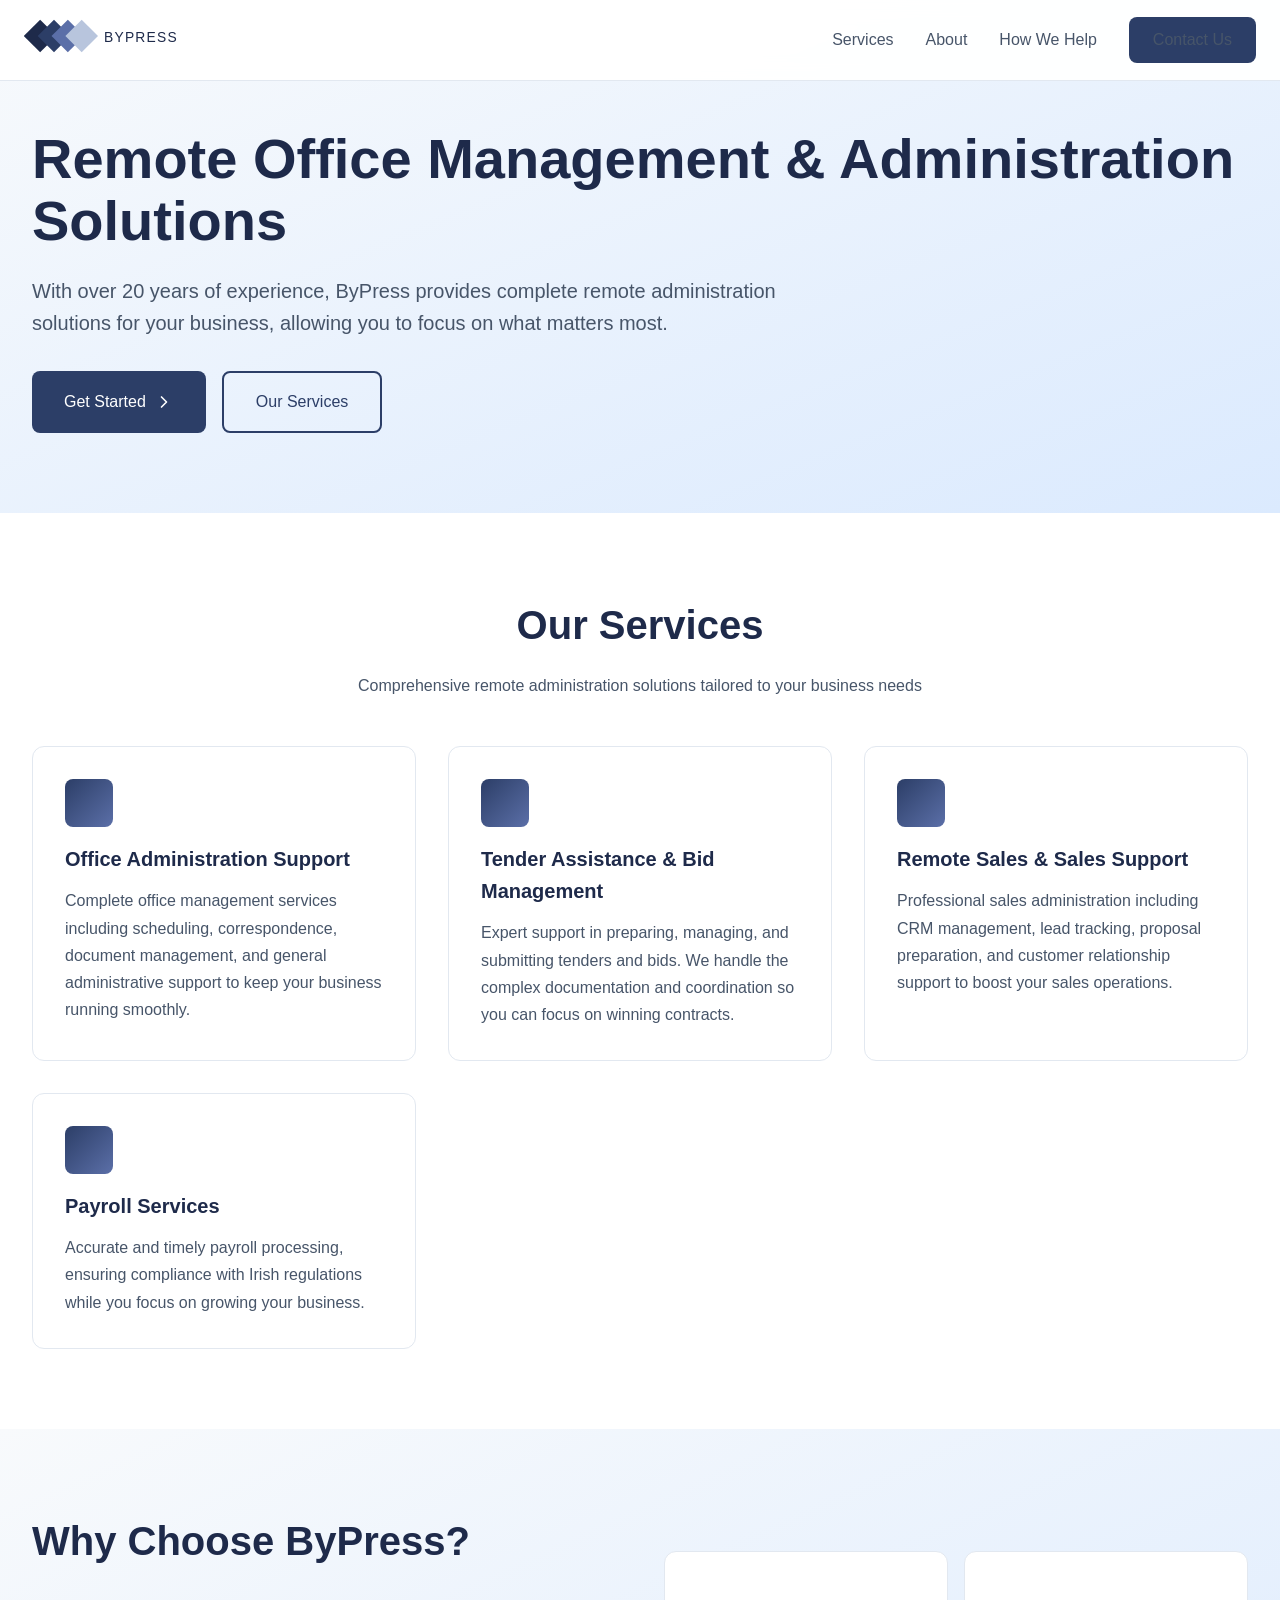
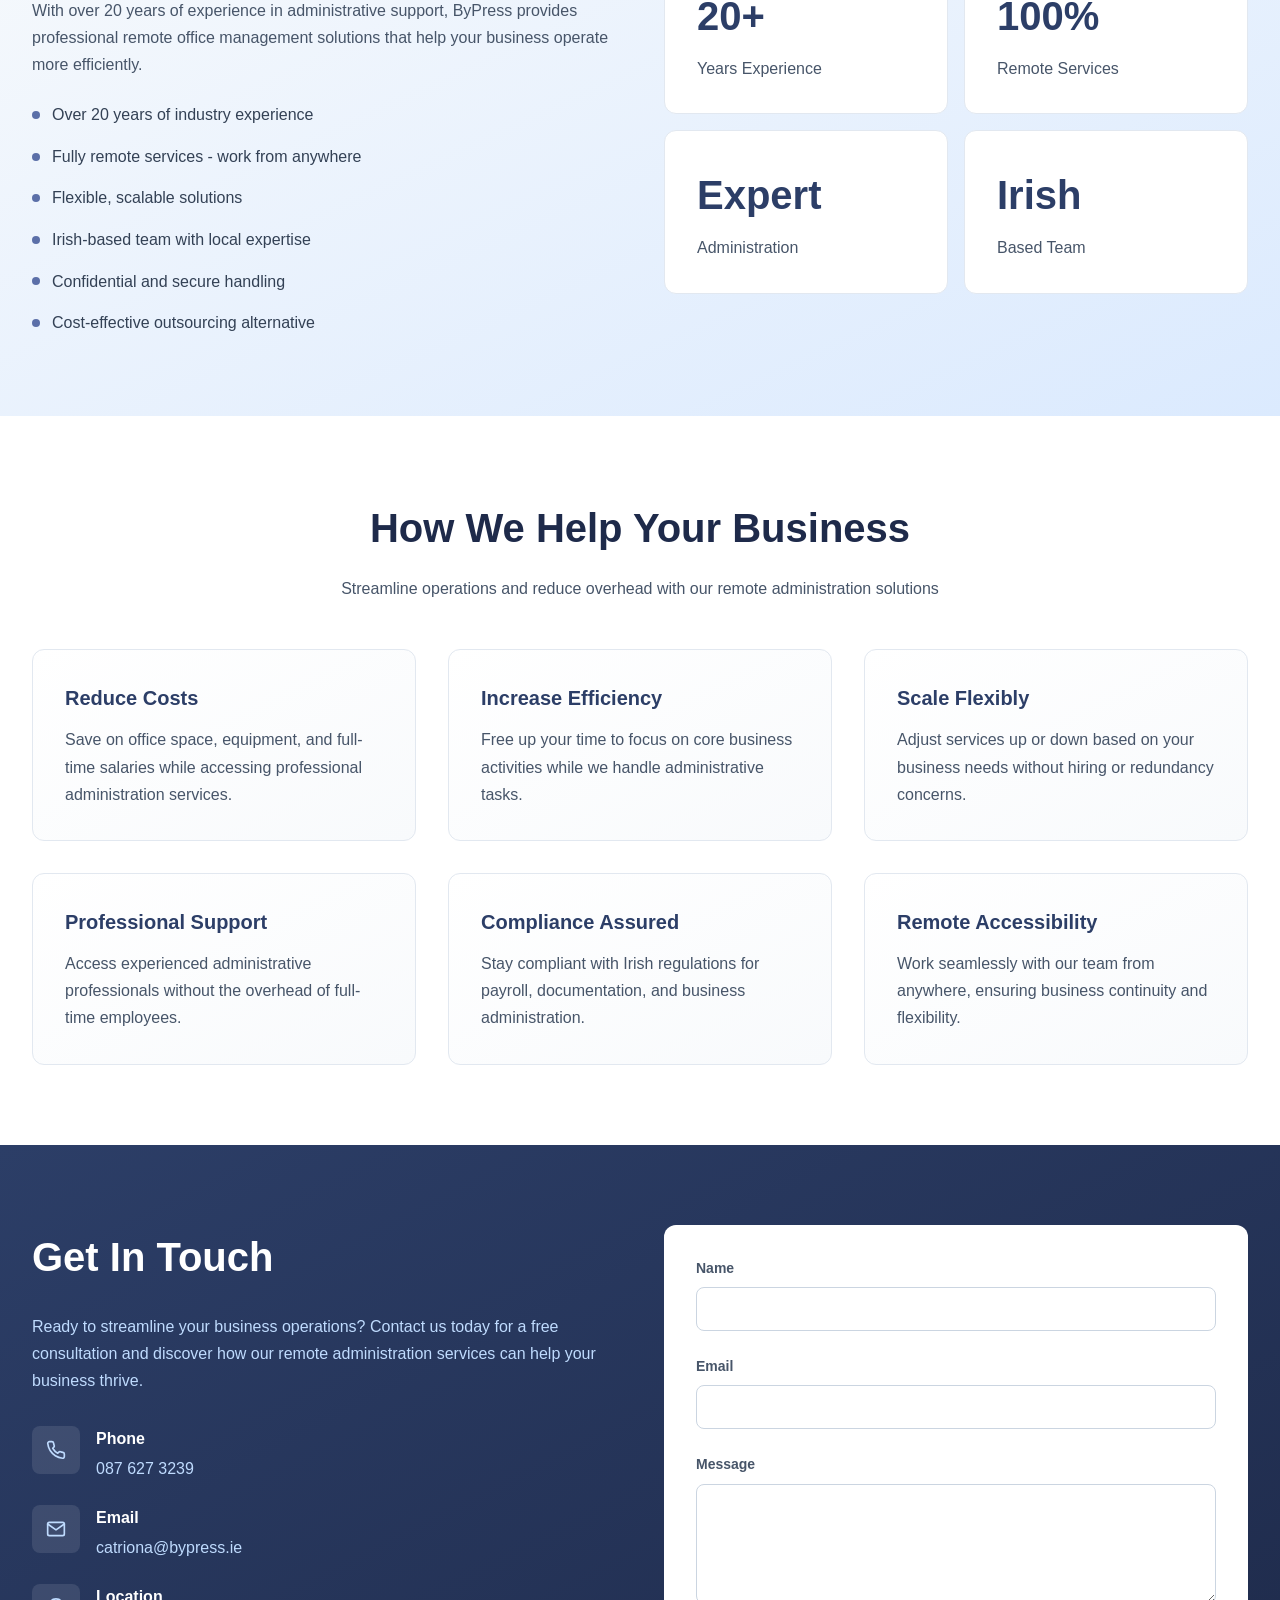
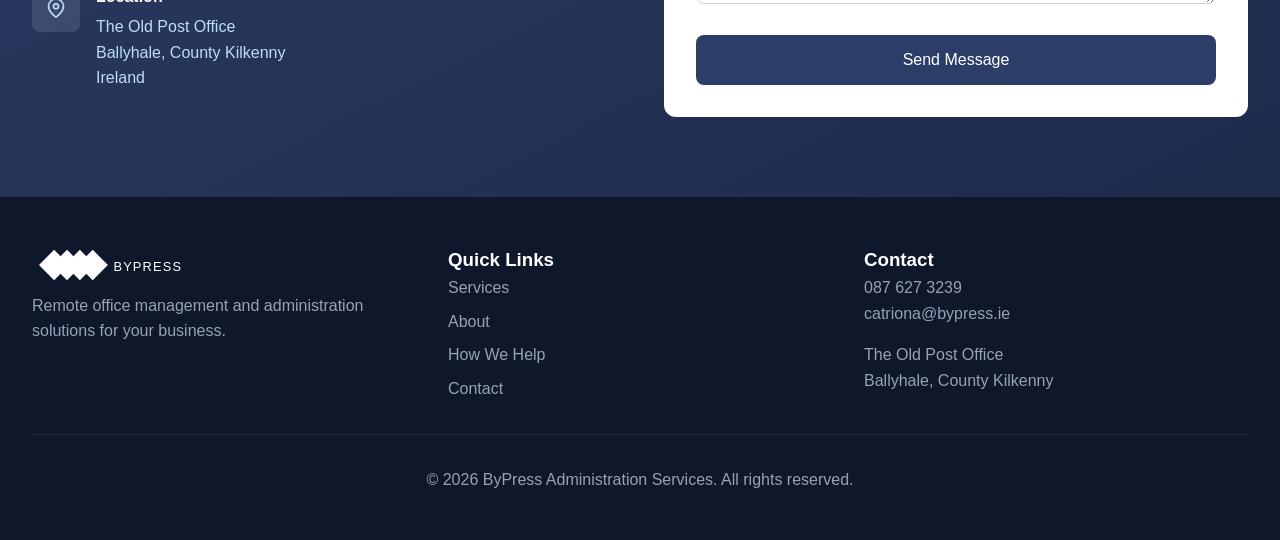
<file: index.html>
<!DOCTYPE html>
<html lang="en">
<head>
    <meta charset="UTF-8">
    <meta name="viewport" content="width=device-width, initial-scale=1.0">
    <title>ByPress | Remote Office Management and Administration Solutions</title>
    <style>
        * {
            margin: 0;
            padding: 0;
            box-sizing: border-box;
        }

        body {
            font-family: -apple-system, BlinkMacSystemFont, 'Segoe UI', Roboto, 'Helvetica Neue', Arial, sans-serif;
            line-height: 1.6;
            color: #334155;
            background: #ffffff;
        }

        .container {
            max-width: 1280px;
            margin: 0 auto;
            padding: 0 1rem;
        }

        /* Navigation */
        nav {
            position: fixed;
            top: 0;
            left: 0;
            right: 0;
            background: rgba(255, 255, 255, 0.95);
            backdrop-filter: blur(10px);
            border-bottom: 1px solid #e2e8f0;
            z-index: 1000;
        }

        .nav-container {
            max-width: 1280px;
            margin: 0 auto;
            padding: 0 1.5rem;
            display: flex;
            justify-content: space-between;
            align-items: center;
            height: 80px;
        }

        .logo img {
            height: 48px;
        }

        .nav-links {
            display: flex;
            gap: 2rem;
            align-items: center;
            list-style: none;
        }

        .nav-links a {
            text-decoration: none;
            color: #475569;
            transition: color 0.3s;
        }

        .nav-links a:hover {
            color: #2C3E67;
        }

        .btn-primary {
            background: #2C3E67;
            color: white;
            padding: 0.625rem 1.5rem;
            border-radius: 0.5rem;
            text-decoration: none;
            transition: background 0.3s;
            border: none;
            cursor: pointer;
            display: inline-block;
        }

        .btn-primary:hover {
            background: #1e2a4a;
        }

        .btn-secondary {
            border: 2px solid #2C3E67;
            color: #2C3E67;
            padding: 0.625rem 1.5rem;
            border-radius: 0.5rem;
            text-decoration: none;
            transition: all 0.3s;
            display: inline-block;
            background: transparent;
        }

        .btn-secondary:hover {
            background: #f8fafc;
        }

        .mobile-menu-btn {
            display: none;
            background: none;
            border: none;
            cursor: pointer;
            padding: 0.5rem;
        }

        .mobile-nav {
            display: none;
            background: white;
            border-top: 1px solid #e2e8f0;
            padding: 1rem;
        }

        .mobile-nav.active {
            display: block;
        }

        .mobile-nav a {
            display: block;
            padding: 0.75rem 0;
            color: #475569;
            text-decoration: none;
        }

        /* Hero Section */
        .hero {
            padding: 8rem 1rem 5rem;
            background: linear-gradient(to bottom right, #f8fafc, #dbeafe);
        }

        .hero h1 {
            font-size: 3.5rem;
            font-weight: bold;
            color: #1e2a4a;
            margin-bottom: 1.5rem;
            line-height: 1.1;
        }

        .hero p {
            font-size: 1.25rem;
            color: #475569;
            margin-bottom: 2rem;
            max-width: 48rem;
        }

        .hero-buttons {
            display: flex;
            gap: 1rem;
            flex-wrap: wrap;
        }

        .hero-buttons a {
            display: flex;
            align-items: center;
            gap: 0.5rem;
            padding: 1rem 2rem;
        }

        /* Services Section */
        .services {
            padding: 5rem 1rem;
        }

        .section-title {
            font-size: 2.5rem;
            font-weight: bold;
            color: #1e2a4a;
            text-align: center;
            margin-bottom: 1rem;
        }

        .section-subtitle {
            color: #475569;
            text-align: center;
            margin-bottom: 3rem;
            max-width: 42rem;
            margin-left: auto;
            margin-right: auto;
        }

        .services-grid {
            display: grid;
            grid-template-columns: repeat(auto-fit, minmax(300px, 1fr));
            gap: 2rem;
            margin-top: 3rem;
        }

        .service-card {
            padding: 2rem;
            background: white;
            border: 1px solid #e2e8f0;
            border-radius: 0.75rem;
            transition: all 0.3s;
        }

        .service-card:hover {
            border-color: #5B6FA8;
            box-shadow: 0 10px 30px rgba(0, 0, 0, 0.1);
        }

        .service-icon {
            width: 48px;
            height: 48px;
            background: linear-gradient(to bottom right, #2C3E67, #5B6FA8);
            border-radius: 0.5rem;
            margin-bottom: 1rem;
        }

        .service-card h3 {
            font-size: 1.25rem;
            font-weight: bold;
            color: #1e2a4a;
            margin-bottom: 0.75rem;
        }

        .service-card p {
            color: #475569;
            line-height: 1.7;
        }

        /* About Section */
        .about {
            padding: 5rem 1rem;
            background: linear-gradient(to bottom right, #f8fafc, #dbeafe);
        }

        .about-grid {
            display: grid;
            grid-template-columns: 1fr 1fr;
            gap: 3rem;
            align-items: center;
        }

        .about h2 {
            font-size: 2.5rem;
            font-weight: bold;
            color: #1e2a4a;
            margin-bottom: 1.5rem;
        }

        .about-text {
            color: #475569;
            margin-bottom: 1.5rem;
            line-height: 1.7;
        }

        .about-features {
            display: flex;
            flex-direction: column;
            gap: 1rem;
        }

        .about-feature {
            display: flex;
            align-items: center;
            gap: 0.75rem;
        }

        .bullet {
            width: 8px;
            height: 8px;
            background: #5B6FA8;
            border-radius: 50%;
            flex-shrink: 0;
        }

        .stats-grid {
            display: grid;
            grid-template-columns: repeat(2, 1fr);
            gap: 1rem;
        }

        .stat-card {
            background: white;
            padding: 2rem;
            border-radius: 0.75rem;
            border: 1px solid #e2e8f0;
        }

        .stat-number {
            font-size: 2.5rem;
            font-weight: bold;
            color: #2C3E67;
            margin-bottom: 0.5rem;
        }

        .stat-label {
            color: #475569;
        }

        /* Benefits Section */
        .benefits {
            padding: 5rem 1rem;
        }

        .benefits-grid {
            display: grid;
            grid-template-columns: repeat(auto-fit, minmax(300px, 1fr));
            gap: 2rem;
        }

        .benefit-card {
            background: linear-gradient(to bottom right, white, #f8fafc);
            padding: 2rem;
            border-radius: 0.75rem;
            border: 1px solid #e2e8f0;
            transition: all 0.3s;
        }

        .benefit-card:hover {
            box-shadow: 0 10px 40px rgba(0, 0, 0, 0.1);
        }

        .benefit-card h3 {
            font-size: 1.25rem;
            font-weight: bold;
            color: #2C3E67;
            margin-bottom: 0.75rem;
        }

        .benefit-card p {
            color: #475569;
            line-height: 1.7;
        }

        /* Contact Section */
        .contact {
            padding: 5rem 1rem;
            background: linear-gradient(to bottom right, #2C3E67, #1e2a4a);
            color: white;
        }

        .contact-grid {
            display: grid;
            grid-template-columns: 1fr 1fr;
            gap: 3rem;
        }

        .contact h2 {
            font-size: 2.5rem;
            font-weight: bold;
            margin-bottom: 1.5rem;
        }

        .contact-intro {
            color: #bfdbfe;
            margin-bottom: 2rem;
            line-height: 1.7;
        }

        .contact-info {
            display: flex;
            flex-direction: column;
            gap: 1.5rem;
        }

        .contact-item {
            display: flex;
            gap: 1rem;
        }

        .contact-icon {
            width: 48px;
            height: 48px;
            background: rgba(255, 255, 255, 0.1);
            border-radius: 0.5rem;
            display: flex;
            align-items: center;
            justify-content: center;
            flex-shrink: 0;
        }

        .contact-item-content {
            flex: 1;
        }

        .contact-item-label {
            font-weight: 600;
            margin-bottom: 0.25rem;
        }

        .contact-item-text {
            color: #bfdbfe;
        }

        .contact-form {
            background: white;
            padding: 2rem;
            border-radius: 0.75rem;
        }

        .form-group {
            margin-bottom: 1.5rem;
        }

        .form-group label {
            display: block;
            font-weight: 600;
            color: #475569;
            margin-bottom: 0.5rem;
            font-size: 0.875rem;
        }

        .form-group input,
        .form-group textarea {
            width: 100%;
            padding: 0.75rem 1rem;
            border: 1px solid #cbd5e1;
            border-radius: 0.5rem;
            font-family: inherit;
            font-size: 1rem;
        }

        .form-group input:focus,
        .form-group textarea:focus {
            outline: none;
            border-color: #5B6FA8;
            box-shadow: 0 0 0 3px rgba(91, 111, 168, 0.1);
        }

        .form-group textarea {
            resize: vertical;
            min-height: 120px;
        }

        .submit-btn {
            width: 100%;
            padding: 1rem 2rem;
            background: #2C3E67;
            color: white;
            border: none;
            border-radius: 0.5rem;
            font-size: 1rem;
            cursor: pointer;
            transition: background 0.3s;
        }

        .submit-btn:hover {
            background: #1e2a4a;
        }

        /* Footer */
        footer {
            background: #0f172a;
            color: white;
            padding: 3rem 1rem;
        }

        .footer-grid {
            display: grid;
            grid-template-columns: repeat(3, 1fr);
            gap: 2rem;
            margin-bottom: 2rem;
        }

        .footer-logo img {
            height: 40px;
            margin-bottom: 1rem;
            filter: brightness(0) invert(1);
        }

        .footer-text {
            color: #94a3b8;
        }

        .footer h3 {
            font-size: 1.125rem;
            font-weight: 600;
            margin-bottom: 1rem;
        }

        .footer-links {
            display: flex;
            flex-direction: column;
            gap: 0.5rem;
        }

        .footer-links a {
            color: #94a3b8;
            text-decoration: none;
            transition: color 0.3s;
        }

        .footer-links a:hover {
            color: white;
        }

        .footer-bottom {
            border-top: 1px solid #1e293b;
            padding-top: 2rem;
            text-align: center;
            color: #94a3b8;
        }

        /* Responsive */
        @media (max-width: 1024px) {
            .about-grid,
            .contact-grid {
                grid-template-columns: 1fr;
            }
        }

        @media (max-width: 768px) {
            .nav-links {
                display: none;
            }

            .mobile-menu-btn {
                display: block;
            }

            .hero h1 {
                font-size: 2.5rem;
            }

            .hero p {
                font-size: 1.125rem;
            }

            .footer-grid {
                grid-template-columns: 1fr;
            }

            .stats-grid {
                grid-template-columns: 1fr;
            }

            .hero-buttons {
                flex-direction: column;
            }

            .hero-buttons a {
                width: 100%;
                justify-content: center;
            }
        }

        /* Icons */
        .icon {
            width: 20px;
            height: 20px;
            stroke: currentColor;
            stroke-width: 2;
            stroke-linecap: round;
            stroke-linejoin: round;
            fill: none;
        }
    </style>
</head>
<body>
    <!-- Navigation -->
    <nav>
        <div class="nav-container">
            <div class="logo">
                <!-- Replace with actual logo path -->
                <svg width="200" height="48" viewBox="0 0 1300 280">
                    <rect x="30" y="65" width="150" height="150" fill="#1e2a4a" transform="rotate(45 105 140)"/>
                    <rect x="120" y="65" width="150" height="150" fill="#2C3E67" transform="rotate(45 195 140)"/>
                    <rect x="210" y="65" width="150" height="150" fill="#5B6FA8" transform="rotate(45 285 140)"/>
                    <rect x="300" y="65" width="150" height="150" fill="#B8C5DD" transform="rotate(45 375 140)"/>
                    <text x="520" y="180" font-family="Arial, sans-serif" font-size="90" fill="#1e2a4a" letter-spacing="8">BYPRESS</text>
                </svg>
            </div>

            <ul class="nav-links">
                <li><a href="#services">Services</a></li>
                <li><a href="#about">About</a></li>
                <li><a href="#benefits">How We Help</a></li>
                <li><a href="#contact" class="btn-primary">Contact Us</a></li>
            </ul>

            <button class="mobile-menu-btn" onclick="toggleMobileMenu()">
                <svg class="icon" viewBox="0 0 24 24">
                    <line x1="3" y1="12" x2="21" y2="12"></line>
                    <line x1="3" y1="6" x2="21" y2="6"></line>
                    <line x1="3" y1="18" x2="21" y2="18"></line>
                </svg>
            </button>
        </div>

        <div class="mobile-nav" id="mobileNav">
            <a href="#services">Services</a>
            <a href="#about">About</a>
            <a href="#benefits">How We Help</a>
            <a href="#contact">Contact Us</a>
        </div>
    </nav>

    <!-- Hero Section -->
    <section class="hero">
        <div class="container">
            <h1>Remote Office Management & Administration Solutions</h1>
            <p>With over 20 years of experience, ByPress provides complete remote administration solutions for your business, allowing you to focus on what matters most.</p>
            <div class="hero-buttons">
                <a href="#contact" class="btn-primary">
                    Get Started
                    <svg class="icon" viewBox="0 0 24 24">
                        <polyline points="9 18 15 12 9 6"></polyline>
                    </svg>
                </a>
                <a href="#services" class="btn-secondary">Our Services</a>
            </div>
        </div>
    </section>

    <!-- Services Section -->
    <section id="services" class="services">
        <div class="container">
            <h2 class="section-title">Our Services</h2>
            <p class="section-subtitle">Comprehensive remote administration solutions tailored to your business needs</p>

            <div class="services-grid">
                <div class="service-card">
                    <div class="service-icon"></div>
                    <h3>Office Administration Support</h3>
                    <p>Complete office management services including scheduling, correspondence, document management, and general administrative support to keep your business running smoothly.</p>
                </div>

                <div class="service-card">
                    <div class="service-icon"></div>
                    <h3>Tender Assistance & Bid Management</h3>
                    <p>Expert support in preparing, managing, and submitting tenders and bids. We handle the complex documentation and coordination so you can focus on winning contracts.</p>
                </div>

                <div class="service-card">
                    <div class="service-icon"></div>
                    <h3>Remote Sales & Sales Support</h3>
                    <p>Professional sales administration including CRM management, lead tracking, proposal preparation, and customer relationship support to boost your sales operations.</p>
                </div>

                <div class="service-card">
                    <div class="service-icon"></div>
                    <h3>Payroll Services</h3>
                    <p>Accurate and timely payroll processing, ensuring compliance with Irish regulations while you focus on growing your business.</p>
                </div>
            </div>
        </div>
    </section>

    <!-- About Section -->
    <section id="about" class="about">
        <div class="container">
            <div class="about-grid">
                <div>
                    <h2>Why Choose ByPress?</h2>
                    <p class="about-text">With over 20 years of experience in administrative support, ByPress provides professional remote office management solutions that help your business operate more efficiently.</p>

                    <div class="about-features">
                        <div class="about-feature">
                            <div class="bullet"></div>
                            <span>Over 20 years of industry experience</span>
                        </div>
                        <div class="about-feature">
                            <div class="bullet"></div>
                            <span>Fully remote services - work from anywhere</span>
                        </div>
                        <div class="about-feature">
                            <div class="bullet"></div>
                            <span>Flexible, scalable solutions</span>
                        </div>
                        <div class="about-feature">
                            <div class="bullet"></div>
                            <span>Irish-based team with local expertise</span>
                        </div>
                        <div class="about-feature">
                            <div class="bullet"></div>
                            <span>Confidential and secure handling</span>
                        </div>
                        <div class="about-feature">
                            <div class="bullet"></div>
                            <span>Cost-effective outsourcing alternative</span>
                        </div>
                    </div>
                </div>

                <div class="stats-grid">
                    <div class="stat-card">
                        <div class="stat-number">20+</div>
                        <div class="stat-label">Years Experience</div>
                    </div>
                    <div class="stat-card">
                        <div class="stat-number">100%</div>
                        <div class="stat-label">Remote Services</div>
                    </div>
                    <div class="stat-card">
                        <div class="stat-number">Expert</div>
                        <div class="stat-label">Administration</div>
                    </div>
                    <div class="stat-card">
                        <div class="stat-number">Irish</div>
                        <div class="stat-label">Based Team</div>
                    </div>
                </div>
            </div>
        </div>
    </section>

    <!-- Benefits Section -->
    <section id="benefits" class="benefits">
        <div class="container">
            <h2 class="section-title">How We Help Your Business</h2>
            <p class="section-subtitle">Streamline operations and reduce overhead with our remote administration solutions</p>

            <div class="benefits-grid">
                <div class="benefit-card">
                    <h3>Reduce Costs</h3>
                    <p>Save on office space, equipment, and full-time salaries while accessing professional administration services.</p>
                </div>

                <div class="benefit-card">
                    <h3>Increase Efficiency</h3>
                    <p>Free up your time to focus on core business activities while we handle administrative tasks.</p>
                </div>

                <div class="benefit-card">
                    <h3>Scale Flexibly</h3>
                    <p>Adjust services up or down based on your business needs without hiring or redundancy concerns.</p>
                </div>

                <div class="benefit-card">
                    <h3>Professional Support</h3>
                    <p>Access experienced administrative professionals without the overhead of full-time employees.</p>
                </div>

                <div class="benefit-card">
                    <h3>Compliance Assured</h3>
                    <p>Stay compliant with Irish regulations for payroll, documentation, and business administration.</p>
                </div>

                <div class="benefit-card">
                    <h3>Remote Accessibility</h3>
                    <p>Work seamlessly with our team from anywhere, ensuring business continuity and flexibility.</p>
                </div>
            </div>
        </div>
    </section>

    <!-- Contact Section -->
    <section id="contact" class="contact">
        <div class="container">
            <div class="contact-grid">
                <div>
                    <h2>Get In Touch</h2>
                    <p class="contact-intro">Ready to streamline your business operations? Contact us today for a free consultation and discover how our remote administration services can help your business thrive.</p>

                    <div class="contact-info">
                        <div class="contact-item">
                            <div class="contact-icon">
                                <svg class="icon" style="stroke: #bfdbfe;" viewBox="0 0 24 24">
                                    <path d="M22 16.92v3a2 2 0 0 1-2.18 2 19.79 19.79 0 0 1-8.63-3.07 19.5 19.5 0 0 1-6-6 19.79 19.79 0 0 1-3.07-8.67A2 2 0 0 1 4.11 2h3a2 2 0 0 1 2 1.72 12.84 12.84 0 0 0 .7 2.81 2 2 0 0 1-.45 2.11L8.09 9.91a16 16 0 0 0 6 6l1.27-1.27a2 2 0 0 1 2.11-.45 12.84 12.84 0 0 0 2.81.7A2 2 0 0 1 22 16.92z"></path>
                                </svg>
                            </div>
                            <div class="contact-item-content">
                                <div class="contact-item-label">Phone</div>
                                <div class="contact-item-text">087 627 3239</div>
                            </div>
                        </div>

                        <div class="contact-item">
                            <div class="contact-icon">
                                <svg class="icon" style="stroke: #bfdbfe;" viewBox="0 0 24 24">
                                    <path d="M4 4h16c1.1 0 2 .9 2 2v12c0 1.1-.9 2-2 2H4c-1.1 0-2-.9-2-2V6c0-1.1.9-2 2-2z"></path>
                                    <polyline points="22,6 12,13 2,6"></polyline>
                                </svg>
                            </div>
                            <div class="contact-item-content">
                                <div class="contact-item-label">Email</div>
                                <div class="contact-item-text">catriona@bypress.ie</div>
                            </div>
                        </div>

                        <div class="contact-item">
                            <div class="contact-icon">
                                <svg class="icon" style="stroke: #bfdbfe;" viewBox="0 0 24 24">
                                    <path d="M21 10c0 7-9 13-9 13s-9-6-9-13a9 9 0 0 1 18 0z"></path>
                                    <circle cx="12" cy="10" r="3"></circle>
                                </svg>
                            </div>
                            <div class="contact-item-content">
                                <div class="contact-item-label">Location</div>
                                <div class="contact-item-text">
                                    The Old Post Office<br>
                                    Ballyhale, County Kilkenny<br>
                                    Ireland
                                </div>
                            </div>
                        </div>
                    </div>
                </div>

                <div class="contact-form">
                    <form>
                        <div class="form-group">
                            <label>Name</label>
                            <input type="text" required>
                        </div>

                        <div class="form-group">
                            <label>Email</label>
                            <input type="email" required>
                        </div>

                        <div class="form-group">
                            <label>Message</label>
                            <textarea required></textarea>
                        </div>

                        <button type="submit" class="submit-btn">Send Message</button>
                    </form>
                </div>
            </div>
        </div>
    </section>

    <!-- Footer -->
    <footer>
        <div class="container">
            <div class="footer-grid">
                <div>
                    <div class="footer-logo">
                        <svg width="200" height="40" viewBox="0 0 1300 280">
                            <rect x="30" y="65" width="150" height="150" fill="#ffffff" transform="rotate(45 105 140)"/>
                            <rect x="120" y="65" width="150" height="150" fill="#ffffff" transform="rotate(45 195 140)"/>
                            <rect x="210" y="65" width="150" height="150" fill="#ffffff" transform="rotate(45 285 140)"/>
                            <rect x="300" y="65" width="150" height="150" fill="#ffffff" transform="rotate(45 375 140)"/>
                            <text x="520" y="180" font-family="Arial, sans-serif" font-size="90" fill="#ffffff" letter-spacing="8">BYPRESS</text>
                        </svg>
                    </div>
                    <p class="footer-text">Remote office management and administration solutions for your business.</p>
                </div>

                <div>
                    <h3>Quick Links</h3>
                    <div class="footer-links">
                        <a href="#services">Services</a>
                        <a href="#about">About</a>
                        <a href="#benefits">How We Help</a>
                        <a href="#contact">Contact</a>
                    </div>
                </div>

                <div>
                    <h3>Contact</h3>
                    <div class="footer-text">
                        <p>087 627 3239</p>
                        <p>catriona@bypress.ie</p>
                        <p style="margin-top: 1rem;">
                            The Old Post Office<br>
                            Ballyhale, County Kilkenny
                        </p>
                    </div>
                </div>
            </div>

            <div class="footer-bottom">
                <p>&copy; 2026 ByPress Administration Services. All rights reserved.</p>
            </div>
        </div>
    </footer>

    <script>
        function toggleMobileMenu() {
            const mobileNav = document.getElementById('mobileNav');
            mobileNav.classList.toggle('active');
        }

        // Smooth scrolling for anchor links
        document.querySelectorAll('a[href^="#"]').forEach(anchor => {
            anchor.addEventListener('click', function (e) {
                e.preventDefault();
                const target = document.querySelector(this.getAttribute('href'));
                if (target) {
                    const offset = 80;
                    const targetPosition = target.offsetTop - offset;
                    window.scrollTo({
                        top: targetPosition,
                        behavior: 'smooth'
                    });
                    // Close mobile menu if open
                    document.getElementById('mobileNav').classList.remove('active');
                }
            });
        });
    </script>
</body>
</html>
</file>
